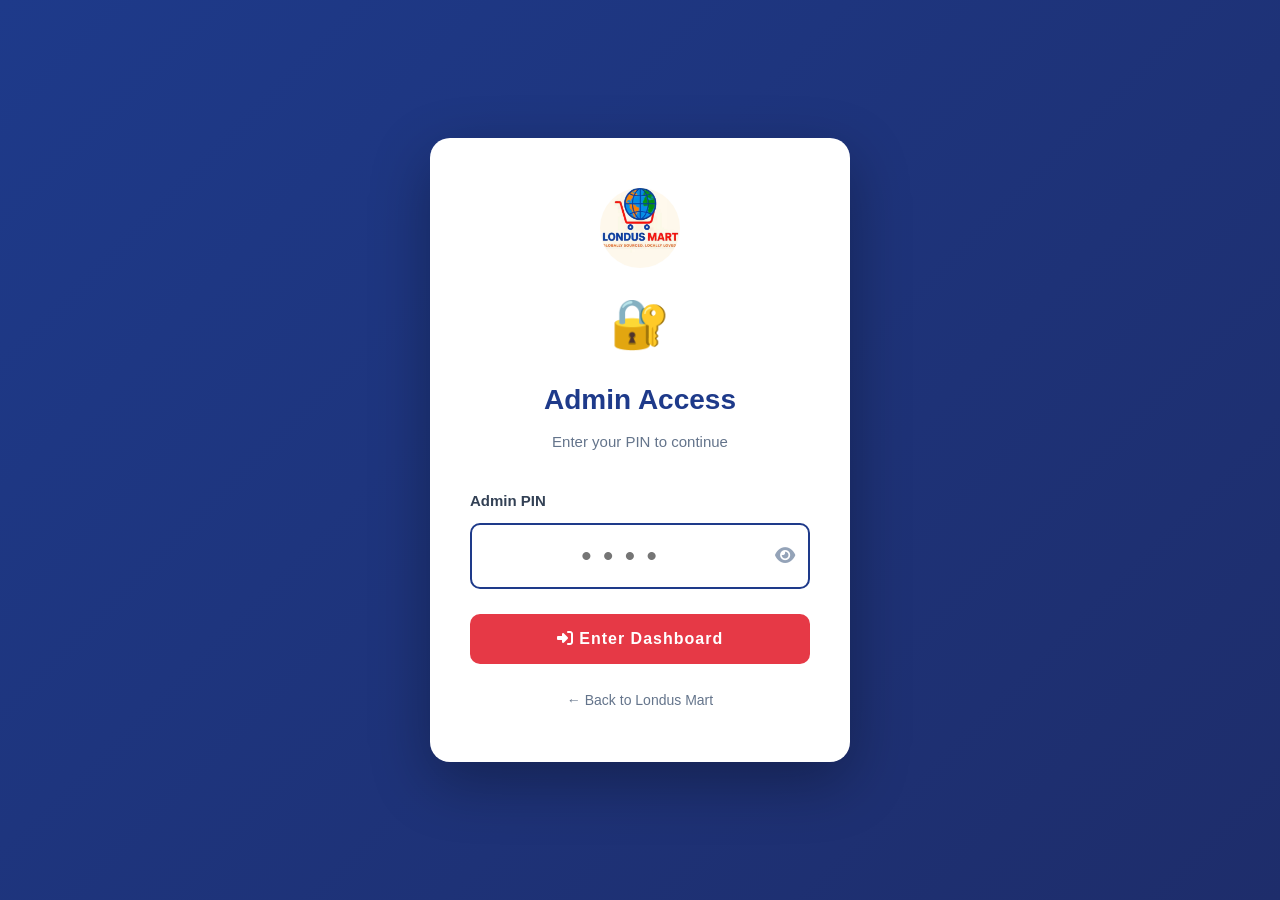
<file: login.html>
<!DOCTYPE html>
<html lang="en">
<head>
    <meta charset="UTF-8">
    <meta name="viewport" content="width=device-width, initial-scale=1.0">
    <title>Admin Login - Londus Mart</title>
    <link rel="stylesheet" href="style.css">
    <link rel="stylesheet" href="https://cdnjs.cloudflare.com/ajax/libs/font-awesome/6.4.0/css/all.min.css">
    <style>
        body {
            background: linear-gradient(135deg, #1E3A8A 0%, #1E2D6B 100%);
            min-height: 100vh;
            display: flex;
            align-items: center;
            justify-content: center;
            font-family: 'Segoe UI', Tahoma, Geneva, Verdana, sans-serif;
        }

        .login-box {
            background: #fff;
            border-radius: 20px;
            padding: 50px 40px;
            width: 100%;
            max-width: 420px;
            box-shadow: 0 20px 60px rgba(0,0,0,0.3);
            text-align: center;
        }

        .login-logo {
            margin-bottom: 10px;
        }

        .login-logo img {
            width: 80px;
            height: 80px;
            border-radius: 50%;
            object-fit: cover;
        }

        .login-logo-text {
            font-size: 28px;
            font-weight: bold;
            color: #1E3A8A;
            margin-top: 10px;
        }

        .login-logo-text span {
            color: #E63946;
        }

        .login-subtitle {
            color: #64748B;
            margin: 8px 0 35px;
            font-size: 15px;
        }

        .pin-label {
            text-align: left;
            font-weight: 600;
            color: #334155;
            margin-bottom: 10px;
            display: block;
            font-size: 15px;
        }

        .pin-input-wrapper {
            position: relative;
            margin-bottom: 25px;
        }

        .pin-input {
            width: 100%;
            padding: 15px 50px 15px 20px;
            border: 2px solid #e2e8f0;
            border-radius: 10px;
            font-size: 28px;
            letter-spacing: 12px;
            text-align: center;
            color: #1E3A8A;
            font-weight: bold;
            outline: none;
            transition: border-color 0.3s;
            box-sizing: border-box;
        }

        .pin-input:focus {
            border-color: #1E3A8A;
        }

        .pin-input.error {
            border-color: #E63946;
            animation: shake 0.4s ease;
        }

        @keyframes shake {
            0%, 100% { transform: translateX(0); }
            25% { transform: translateX(-8px); }
            75% { transform: translateX(8px); }
        }

        .toggle-pin {
            position: absolute;
            right: 15px;
            top: 50%;
            transform: translateY(-50%);
            background: none;
            border: none;
            color: #94a3b8;
            cursor: pointer;
            font-size: 18px;
        }

        .login-btn {
            width: 100%;
            padding: 16px;
            background: #E63946;
            color: white;
            border: none;
            border-radius: 10px;
            font-size: 16px;
            font-weight: 700;
            cursor: pointer;
            transition: background 0.3s, transform 0.2s;
            letter-spacing: 1px;
        }

        .login-btn:hover {
            background: #C1121F;
            transform: translateY(-2px);
        }

        .error-msg {
            display: none;
            color: #E63946;
            font-size: 14px;
            margin-top: 12px;
            font-weight: 500;
        }

        .back-link {
            display: block;
            margin-top: 25px;
            color: #64748B;
            font-size: 14px;
            text-decoration: none;
            transition: color 0.3s;
        }

        .back-link:hover {
            color: #1E3A8A;
        }

        .lock-icon {
            font-size: 48px;
            margin-bottom: 15px;
        }
    </style>
</head>
<body>

    <div class="login-box">
        <div class="login-logo">
            <img src="images/logo.jpg" alt="Londus Mart Logo"
                 onerror="this.style.display='none';this.nextElementSibling.style.display='block';">
            <div class="login-logo-text" style="display:none;">Londus <span>Mart</span></div>
        </div>

        <div class="lock-icon">🔐</div>
        <div class="login-logo-text">Admin Access</div>
        <p class="login-subtitle">Enter your PIN to continue</p>

        <label class="pin-label">Admin PIN</label>
        <div class="pin-input-wrapper">
            <input
                type="password"
                class="pin-input"
                id="pin-input"
                maxlength="6"
                placeholder="••••"
                inputmode="numeric"
                onkeydown="if(event.key==='Enter') checkPin()"
            >
            <button class="toggle-pin" onclick="togglePinVisibility()" id="toggle-btn">
                <i class="fas fa-eye" id="eye-icon"></i>
            </button>
        </div>

        <button class="login-btn" onclick="checkPin()">
            <i class="fas fa-sign-in-alt"></i> Enter Dashboard
        </button>

        <p class="error-msg" id="error-msg">
            ❌ Incorrect PIN. Please try again.
        </p>

        <a href="index.html" class="back-link">
            ← Back to Londus Mart
        </a>
    </div>

    <script>
        // If already logged in, go straight to admin
        if (sessionStorage.getItem('londus_admin') === 'true') {
            window.location.href = 'admin.html';
        }

        function checkPin() {
            const input = document.getElementById('pin-input');
            const errorMsg = document.getElementById('error-msg');
            const correctPin = '3333'; // ← Your secret PIN

            if (input.value === correctPin) {
                // Save login session
                sessionStorage.setItem('londus_admin', 'true');
                input.style.borderColor = '#10B981';
                setTimeout(() => {
                    window.location.href = 'admin.html';
                }, 400);
            } else {
                input.classList.add('error');
                errorMsg.style.display = 'block';
                setTimeout(() => {
                    input.classList.remove('error');
                    input.value = '';
                }, 600);
            }
        }

        function togglePinVisibility() {
            const input = document.getElementById('pin-input');
            const icon = document.getElementById('eye-icon');
            if (input.type === 'password') {
                input.type = 'text';
                icon.className = 'fas fa-eye-slash';
            } else {
                input.type = 'password';
                icon.className = 'fas fa-eye';
            }
        }

        // Auto-focus PIN input
        document.getElementById('pin-input').focus();
    </script>
</body>
</html>
</file>
<file: style.css>
/* ============================================
   LONDUS MART - Ghana's Premier Grocery Store
   Theme: Blue (#1E3A8A) & Red/Orange (#E63946)
   ============================================ */

/* CSS Variables - Brand Colors */
:root {
    --primary-blue: #1E3A8A;
    --dark-blue: #1E2D6B;
    --light-blue: #3B82F6;
    --primary-red: #E63946;
    --dark-red: #C1121F;
    --light-red: #FF6B6B;
    --white: #FFFFFF;
    --light-gray: #F8FAFC;
    --gray: #64748B;
    --dark-gray: #334155;
    --black: #000000;
    --success: #10B981;
    --danger: #EF4444;
    --warning: #F59E0B;
    --shadow: 0 4px 6px rgba(0, 0, 0, 0.1);
    --shadow-lg: 0 10px 25px rgba(0, 0, 0, 0.15);
    --transition: all 0.3s ease;
    --border-radius: 8px;
    --border-radius-lg: 16px;
}

/* Reset & Base Styles */
* {
    margin: 0;
    padding: 0;
    box-sizing: border-box;
}

html {
    scroll-behavior: smooth;
}

body {
    font-family: 'Segoe UI', Tahoma, Geneva, Verdana, sans-serif;
    line-height: 1.6;
    color: var(--dark-gray);
    background-color: var(--white);
    overflow-x: hidden;
}

a {
    text-decoration: none;
    color: inherit;
}

ul {
    list-style: none;
}

img {
    max-width: 100%;
    height: auto;
}

button, input, select, textarea {
    font-family: inherit;
    font-size: inherit;
}

.container {
    max-width: 1200px;
    margin: 0 auto;
    padding: 0 20px;
}

/* ============================================
   HEADER & NAVIGATION
   ============================================ */
.header {
    background: var(--white);
    box-shadow: var(--shadow);
    position: sticky;
    top: 0;
    z-index: 1000;
}

.header-top {
    background: var(--primary-blue);
    color: var(--white);
    padding: 8px 0;
    font-size: 14px;
}

.header-top .container {
    display: flex;
    justify-content: space-between;
    align-items: center;
    flex-wrap: wrap;
    gap: 10px;
}

.header-contact {
    display: flex;
    gap: 20px;
    align-items: center;
}

.header-contact span {
    display: flex;
    align-items: center;
    gap: 5px;
}

.header-social {
    display: flex;
    gap: 15px;
}

.header-social a {
    color: var(--white);
    font-size: 18px;
    transition: var(--transition);
    opacity: 0.9;
}

.header-social a:hover {
    color: var(--primary-red);
    opacity: 1;
}

.navbar {
    padding: 15px 0;
    background: var(--white);
}

.navbar .container {
    display: flex;
    justify-content: space-between;
    align-items: center;
    flex-wrap: wrap;
}

.logo {
    display: flex;
    align-items: center;
    gap: 10px;
}

.logo-img {
    width: 50px;
    height: 50px;
    border-radius: 50%;
    object-fit: cover;
}

.logo-text {
    font-size: 24px;
    font-weight: bold;
    color: var(--primary-blue);
}

.logo-text span {
    color: var(--primary-red);
}

.nav-menu {
    display: flex;
    align-items: center;
    gap: 30px;
}

.nav-link {
    font-weight: 500;
    color: var(--dark-gray);
    transition: var(--transition);
    position: relative;
}

.nav-link:hover,
.nav-link.active {
    color: var(--primary-blue);
}

.nav-link::after {
    content: '';
    position: absolute;
    bottom: -5px;
    left: 0;
    width: 0;
    height: 2px;
    background: var(--primary-red);
    transition: var(--transition);
}

.nav-link:hover::after,
.nav-link.active::after {
    width: 100%;
}

.nav-actions {
    display: flex;
    align-items: center;
    gap: 15px;
}

.nav-icon {
    width: 40px;
    height: 40px;
    border-radius: 50%;
    background: var(--light-gray);
    display: flex;
    align-items: center;
    justify-content: center;
    cursor: pointer;
    transition: var(--transition);
    position: relative;
    color: var(--primary-blue);
}

.nav-icon:hover {
    background: var(--primary-blue);
    color: var(--white);
}

.cart-badge {
    position: absolute;
    top: -5px;
    right: -5px;
    background: var(--primary-red);
    color: var(--white);
    font-size: 12px;
    font-weight: bold;
    width: 20px;
    height: 20px;
    border-radius: 50%;
    display: flex;
    align-items: center;
    justify-content: center;
}

.mobile-menu-btn {
    display: none;
    flex-direction: column;
    gap: 5px;
    cursor: pointer;
    padding: 10px;
}

.mobile-menu-btn span {
    width: 25px;
    height: 3px;
    background: var(--primary-blue);
    transition: var(--transition);
}

/* ============================================
   HERO SECTION
   ============================================ */
.hero {
    position: relative;
    height: 600px;
    background: linear-gradient(135deg, #F0F9FF 0%, #E0F2FE 50%, #F8FAFC 100%);
    overflow: hidden;
}

.hero::before {
    content: '';
    position: absolute;
    top: 0;
    left: 0;
    right: 0;
    bottom: 0;
    background: url('data:image/svg+xml,<svg xmlns="http://www.w3.org/2000/svg" viewBox="0 0 100 100"><circle cx="50" cy="50" r="40" fill="none" stroke="%23E63946" stroke-width="0.3" opacity="0.1"/></svg>');
    background-size: 60px 60px;
    opacity: 0.5;
}

.hero-content {
    position: relative;
    z-index: 2;
    display: flex;
    flex-direction: column;
    justify-content: center;
    align-items: center;
    text-align: center;
    height: 100%;
    padding: 20px;
}

.hero-badge {
    background: var(--primary-red);
    color: var(--white);
    padding: 8px 20px;
    border-radius: 30px;
    font-weight: 600;
    margin-bottom: 20px;
    animation: pulse 2s infinite;
}

@keyframes pulse {
    0%, 100% { transform: scale(1); }
    50% { transform: scale(1.05); }
}

.hero-title {
    font-size: 56px;
    font-weight: bold;
    color: var(--primary-blue);
    margin-bottom: 20px;
    line-height: 1.2;
}

.hero-title span {
    color: var(--primary-red);
}

.hero-subtitle {
    font-size: 20px;
    color: var(--gray);
    margin-bottom: 30px;
    max-width: 600px;
}

.hero-buttons {
    display: flex;
    gap: 20px;
    flex-wrap: wrap;
    justify-content: center;
}

.btn {
    display: inline-flex;
    align-items: center;
    gap: 10px;
    padding: 15px 35px;
    border-radius: var(--border-radius);
    font-weight: 600;
    font-size: 16px;
    cursor: pointer;
    transition: var(--transition);
    border: none;
}

.btn-primary {
    background: var(--primary-red);
    color: var(--white);
}

.btn-primary:hover {
    background: var(--dark-red);
    transform: translateY(-3px);
    box-shadow: var(--shadow-lg);
}

.btn-secondary {
    background: var(--primary-blue);
    color: var(--white);
    border: 2px solid var(--primary-blue);
}

.btn-secondary:hover {
    background: var(--dark-blue);
    border-color: var(--dark-blue);
}

.btn-success {
    background: var(--primary-blue);
    color: var(--white);
}

.btn-success:hover {
    background: var(--dark-blue);
}

.btn-outline {
    background: transparent;
    border: 2px solid var(--primary-blue);
    color: var(--primary-blue);
}

.btn-outline:hover {
    background: var(--primary-blue);
    color: var(--white);
}

.hero-features {
    display: flex;
    gap: 40px;
    margin-top: 40px;
    flex-wrap: wrap;
    justify-content: center;
}

.hero-feature {
    display: flex;
    align-items: center;
    gap: 10px;
    color: var(--dark-gray);
}

.hero-feature-icon {
    width: 50px;
    height: 50px;
    background: var(--white);
    border-radius: 50%;
    display: flex;
    align-items: center;
    justify-content: center;
    font-size: 24px;
    box-shadow: var(--shadow);
}

.hero-feature-text {
    text-align: left;
}

.hero-feature-text strong {
    display: block;
    font-size: 16px;
    color: var(--primary-blue);
}

.hero-feature-text span {
    font-size: 14px;
    color: var(--gray);
}

/* ============================================
   CATEGORIES SECTION
   ============================================ */
.categories {
    padding: 80px 0;
    background: var(--white);
}

.section-header {
    text-align: center;
    margin-bottom: 50px;
}

.section-title {
    font-size: 36px;
    color: var(--primary-blue);
    margin-bottom: 15px;
}

.section-subtitle {
    font-size: 18px;
    color: var(--gray);
    max-width: 600px;
    margin: 0 auto;
}

.categories-grid {
    display: grid;
    grid-template-columns: repeat(auto-fit, minmax(200px, 1fr));
    gap: 20px;
}

.category-card {
    background: var(--white);
    padding: 30px;
    border-radius: var(--border-radius-lg);
    text-align: center;
    transition: var(--transition);
    cursor: pointer;
    box-shadow: var(--shadow);
    border: 2px solid transparent;
}

.category-card:hover {
    transform: translateY(-10px);
    box-shadow: var(--shadow-lg);
    border-color: var(--primary-red);
}

.category-icon {
    width: 80px;
    height: 80px;
    background: linear-gradient(135deg, var(--primary-blue), var(--light-blue));
    border-radius: 50%;
    display: flex;
    align-items: center;
    justify-content: center;
    margin: 0 auto 20px;
    font-size: 40px;
}

.category-name {
    font-size: 18px;
    font-weight: 600;
    color: var(--dark-gray);
    margin-bottom: 5px;
}

.category-count {
    font-size: 14px;
    color: var(--gray);
}

/* ============================================
   PRODUCTS SECTION
   ============================================ */
.products {
    padding: 80px 0;
    background: var(--light-gray);
}

.products-grid {
    display: grid;
    grid-template-columns: repeat(auto-fill, minmax(280px, 1fr));
    gap: 30px;
}

.product-card {
    background: var(--white);
    border-radius: var(--border-radius-lg);
    overflow: hidden;
    box-shadow: var(--shadow);
    transition: var(--transition);
    position: relative;
}

.product-card:hover {
    transform: translateY(-10px);
    box-shadow: var(--shadow-lg);
}

.product-badge {
    position: absolute;
    top: 15px;
    left: 15px;
    background: var(--primary-red);
    color: var(--white);
    padding: 5px 15px;
    border-radius: 20px;
    font-size: 12px;
    font-weight: 600;
    z-index: 10;
}

.product-badge.uk {
    background: #012169;
    color: var(--white);
}

.product-badge.us {
    background: #BF0A30;
    color: var(--white);
}

.product-image {
    position: relative;
    height: 200px;
    background: var(--light-gray);
    display: flex;
    align-items: center;
    justify-content: center;
    overflow: hidden;
    flex-shrink: 0;
}

.product-image img {
    width: 100%;
    height: 100%;
    object-fit: cover;
    transition: var(--transition);
}

.product-card:hover .product-image img {
    transform: scale(1.1);
}

.product-actions {
    position: absolute;
    top: 15px;
    right: 15px;
    display: flex;
    flex-direction: column;
    gap: 10px;
    opacity: 0;
    transform: translateX(20px);
    transition: var(--transition);
}

.product-card:hover .product-actions {
    opacity: 1;
    transform: translateX(0);
}

.product-action-btn {
    width: 40px;
    height: 40px;
    background: var(--white);
    border: none;
    border-radius: 50%;
    cursor: pointer;
    display: flex;
    align-items: center;
    justify-content: center;
    box-shadow: var(--shadow);
    transition: var(--transition);
    color: var(--primary-blue);
}

.product-action-btn:hover {
    background: var(--primary-red);
    color: var(--white);
}

.product-info {
    padding: 20px;
}

.product-origin {
    display: inline-block;
    background: var(--light-gray);
    padding: 3px 10px;
    border-radius: 10px;
    font-size: 12px;
    color: var(--gray);
    margin-bottom: 10px;
}

.product-name {
    font-size: 18px;
    font-weight: 600;
    color: var(--dark-gray);
    margin-bottom: 10px;
}

.product-prices {
    display: flex;
    justify-content: space-between;
    align-items: flex-end;
    margin-bottom: 15px;
}

.product-price {
    font-size: 24px;
    font-weight: bold;
    color: var(--primary-blue);
}

.product-price-retail {
    font-size: 14px;
    color: var(--gray);
}

.product-wholesale {
    text-align: right;
}

.product-wholesale-label {
    font-size: 12px;
    color: var(--gray);
}

.product-wholesale-price {
    font-size: 16px;
    font-weight: 600;
    color: var(--primary-red);
}

.product-stock {
    display: flex;
    align-items: center;
    gap: 5px;
    font-size: 14px;
    margin-bottom: 15px;
}

.stock-in {
    color: var(--success);
}

.stock-out {
    color: var(--danger);
}

.product-buttons {
    display: flex;
    gap: 10px;
}

.btn-add-cart {
    flex: 1;
    padding: 12px;
    background: var(--primary-red);
    color: var(--white);
    border: none;
    border-radius: var(--border-radius);
    font-weight: 600;
    cursor: pointer;
    transition: var(--transition);
}

.btn-add-cart:hover {
    background: var(--dark-red);
}

/* ============================================
   SPECIAL OFFERS
   ============================================ */
.special-offers {
    padding: 80px 0;
    background: linear-gradient(135deg, var(--primary-blue), var(--dark-blue));
    color: var(--white);
}

.special-offers .section-title {
    color: var(--white);
}

.special-offers .section-subtitle {
    color: rgba(255, 255, 255, 0.8);
}

.offers-grid {
    display: grid;
    grid-template-columns: repeat(auto-fit, minmax(300px, 1fr));
    gap: 30px;
}

.offer-card {
    background: rgba(255, 255, 255, 0.1);
    backdrop-filter: blur(10px);
    border-radius: var(--border-radius-lg);
    padding: 30px;
    border: 1px solid rgba(255, 255, 255, 0.2);
    transition: var(--transition);
}

.offer-card:hover {
    background: rgba(255, 255, 255, 0.2);
    transform: scale(1.02);
}

.offer-discount {
    background: var(--primary-red);
    color: var(--white);
    padding: 10px 20px;
    border-radius: 20px;
    font-weight: bold;
    display: inline-block;
    margin-bottom: 15px;
}

.offer-title {
    font-size: 24px;
    margin-bottom: 10px;
}

.offer-description {
    opacity: 0.9;
    margin-bottom: 20px;
}

.offer-timer {
    display: flex;
    gap: 15px;
    margin-bottom: 20px;
}

.timer-item {
    text-align: center;
    background: rgba(255, 255, 255, 0.15);
    padding: 10px 15px;
    border-radius: var(--border-radius);
    min-width: 60px;
}

.timer-value {
    font-size: 24px;
    font-weight: bold;
    color: var(--primary-red);
    background: var(--white);
    padding: 5px 10px;
    border-radius: 5px;
    display: block;
}

.timer-label {
    font-size: 12px;
    opacity: 0.8;
    margin-top: 5px;
}

/* ============================================
   TESTIMONIALS
   ============================================ */
.testimonials {
    padding: 80px 0;
    background: var(--white);
}

.testimonials-slider {
    display: flex;
    gap: 30px;
    overflow-x: auto;
    scroll-snap-type: x mandatory;
    padding: 20px 0;
}

.testimonial-card {
    min-width: 350px;
    background: var(--white);
    padding: 30px;
    border-radius: var(--border-radius-lg);
    box-shadow: var(--shadow);
    scroll-snap-align: start;
    border-left: 4px solid var(--primary-red);
}

.testimonial-header {
    display: flex;
    align-items: center;
    gap: 15px;
    margin-bottom: 20px;
}

.testimonial-avatar {
    width: 60px;
    height: 60px;
    background: var(--primary-blue);
    border-radius: 50%;
    display: flex;
    align-items: center;
    justify-content: center;
    color: var(--white);
    font-size: 24px;
    font-weight: bold;
}

.testimonial-info h4 {
    font-size: 18px;
    color: var(--dark-gray);
}

.testimonial-info span {
    font-size: 14px;
    color: var(--gray);
}

.testimonial-stars {
    color: var(--primary-red);
    margin-bottom: 15px;
}

.testimonial-text {
    color: var(--gray);
    font-style: italic;
    line-height: 1.8;
}

/* ============================================
   WHY CHOOSE US
   ============================================ */
.why-us {
    padding: 80px 0;
    background: var(--light-gray);
}

.why-us-grid {
    display: grid;
    grid-template-columns: repeat(auto-fit, minmax(250px, 1fr));
    gap: 30px;
}

.why-us-card {
    text-align: center;
    padding: 40px 30px;
    border-radius: var(--border-radius-lg);
    transition: var(--transition);
    background: var(--white);
}

.why-us-card:hover {
    transform: translateY(-10px);
    box-shadow: var(--shadow-lg);
}

.why-us-icon {
    width: 80px;
    height: 80px;
    background: linear-gradient(135deg, var(--primary-red), var(--light-red));
    border-radius: 50%;
    display: flex;
    align-items: center;
    justify-content: center;
    margin: 0 auto 20px;
    font-size: 40px;
    color: var(--white);
}

.why-us-title {
    font-size: 20px;
    color: var(--primary-blue);
    margin-bottom: 15px;
}

.why-us-text {
    color: var(--gray);
}

/* ============================================
   FOOTER
   ============================================ */
.footer {
    background: var(--primary-blue);
    color: var(--white);
    padding: 60px 0 20px;
}

.footer-grid {
    display: grid;
    grid-template-columns: repeat(auto-fit, minmax(250px, 1fr));
    gap: 40px;
    margin-bottom: 40px;
}

.footer-logo {
    display: flex;
    align-items: center;
    gap: 10px;
    margin-bottom: 20px;
}

.footer-logo img {
    width: 50px;
    height: 50px;
    border-radius: 50%;
    object-fit: cover;
}

.footer-title {
    font-size: 20px;
    margin-bottom: 20px;
    color: var(--white);
}

.footer-text {
    color: rgba(255, 255, 255, 0.8);
    line-height: 1.8;
}

.footer-links li {
    margin-bottom: 12px;
}

.footer-links a {
    color: rgba(255, 255, 255, 0.8);
    transition: var(--transition);
}

.footer-links a:hover {
    color: var(--primary-red);
    padding-left: 5px;
}

.footer-contact li {
    display: flex;
    align-items: center;
    gap: 10px;
    margin-bottom: 15px;
    color: rgba(255, 255, 255, 0.8);
}

.footer-newsletter p {
    color: rgba(255, 255, 255, 0.8);
    margin-bottom: 15px;
}

.newsletter-form {
    display: flex;
    gap: 10px;
}

.newsletter-input {
    flex: 1;
    padding: 12px 15px;
    border: none;
    border-radius: var(--border-radius);
    background: rgba(255, 255, 255, 0.15);
    color: var(--white);
}

.newsletter-input::placeholder {
    color: rgba(255, 255, 255, 0.5);
}

.footer-bottom {
    border-top: 1px solid rgba(255, 255, 255, 0.1);
    padding-top: 20px;
    text-align: center;
    color: rgba(255, 255, 255, 0.6);
}

.footer-social {
    display: flex;
    gap: 15px;
    justify-content: center;
    margin-top: 15px;
}

.footer-social a {
    width: 40px;
    height: 40px;
    background: rgba(255, 255, 255, 0.1);
    border-radius: 50%;
    display: flex;
    align-items: center;
    justify-content: center;
    transition: var(--transition);
}

.footer-social a:hover {
    background: var(--primary-red);
}

/* ============================================
   SHOP PAGE
   ============================================ */
.shop-hero {
    background: linear-gradient(135deg, var(--primary-blue), var(--dark-blue));
    padding: 60px 0;
    color: var(--white);
}

.shop-title {
    font-size: 42px;
    margin-bottom: 10px;
}

.shop-breadcrumb {
    display: flex;
    gap: 10px;
    align-items: center;
    font-size: 14px;
}

.shop-breadcrumb a {
    opacity: 0.8;
}

.shop-breadcrumb span {
    color: var(--primary-red);
}

.shop-content {
    padding: 60px 0;
}

.shop-layout {
    display: grid;
    grid-template-columns: 280px 1fr;
    gap: 40px;
}

.shop-sidebar {
    background: var(--white);
    padding: 30px;
    border-radius: var(--border-radius-lg);
    height: fit-content;
    position: sticky;
    top: 120px;
    box-shadow: var(--shadow);
}

.sidebar-section {
    margin-bottom: 30px;
}

.sidebar-title {
    font-size: 18px;
    color: var(--primary-blue);
    margin-bottom: 15px;
    padding-bottom: 10px;
    border-bottom: 2px solid var(--primary-red);
}

.filter-group {
    margin-bottom: 20px;
}

.filter-label {
    font-size: 14px;
    font-weight: 600;
    color: var(--dark-gray);
    margin-bottom: 10px;
    display: block;
}

.filter-input {
    width: 100%;
    padding: 10px;
    border: 1px solid #e2e8f0;
    border-radius: var(--border-radius);
}

.filter-checkbox {
    display: flex;
    align-items: center;
    gap: 10px;
    margin-bottom: 10px;
    cursor: pointer;
}

.filter-checkbox input {
    width: 18px;
    height: 18px;
    accent-color: var(--primary-blue);
}

.price-range {
    display: flex;
    gap: 10px;
    align-items: center;
}

.price-range input {
    width: 80px;
    padding: 8px;
    border: 1px solid #e2e8f0;
    border-radius: var(--border-radius);
    text-align: center;
}

.shop-header {
    display: flex;
    justify-content: space-between;
    align-items: center;
    margin-bottom: 30px;
    flex-wrap: wrap;
    gap: 20px;
}

.search-box {
    display: flex;
    flex: 1;
    max-width: 400px;
    position: relative;
}

.search-input {
    width: 100%;
    padding: 12px 50px 12px 20px;
    border: 2px solid #e2e8f0;
    border-radius: 30px;
    font-size: 16px;
    transition: var(--transition);
}

.search-input:focus {
    border-color: var(--primary-blue);
    outline: none;
}

.search-btn {
    position: absolute;
    right: 5px;
    top: 50%;
    transform: translateY(-50%);
    background: var(--primary-blue);
    color: var(--white);
    border: none;
    width: 40px;
    height: 40px;
    border-radius: 50%;
    cursor: pointer;
}

.shop-sort {
    display: flex;
    align-items: center;
    gap: 10px;
}

.sort-select {
    padding: 10px 20px;
    border: 2px solid #e2e8f0;
    border-radius: var(--border-radius);
    background: var(--white);
    cursor: pointer;
}

.products-count {
    color: var(--gray);
}

/* ============================================
   PRODUCT DETAILS PAGE
   ============================================ */
.product-details {
    padding: 60px 0;
}

.product-details-grid {
    display: grid;
    grid-template-columns: 1fr 1fr;
    gap: 60px;
}

.product-gallery {
    position: sticky;
    top: 120px;
}

.main-image {
    width: 100%;
    height: 500px;
    background: var(--light-gray);
    border-radius: var(--border-radius-lg);
    overflow: hidden;
    margin-bottom: 20px;
}

.main-image img {
    width: 100%;
    height: 100%;
    object-fit: cover;
}

.thumbnail-list {
    display: flex;
    gap: 15px;
}

.thumbnail {
    width: 100px;
    height: 100px;
    background: var(--light-gray);
    border-radius: var(--border-radius);
    overflow: hidden;
    cursor: pointer;
    border: 3px solid transparent;
    transition: var(--transition);
}

.thumbnail.active,
.thumbnail:hover {
    border-color: var(--primary-red);
}

.thumbnail img {
    width: 100%;
    height: 100%;
    object-fit: cover;
}

.product-details-info h1 {
    font-size: 32px;
    color: var(--dark-gray);
    margin-bottom: 15px;
}

.product-meta {
    display: flex;
    gap: 20px;
    margin-bottom: 20px;
    flex-wrap: wrap;
}

.product-meta-item {
    display: flex;
    align-items: center;
    gap: 8px;
    color: var(--gray);
}

.product-rating {
    display: flex;
    align-items: center;
    gap: 10px;
    margin-bottom: 20px;
}

.rating-stars {
    color: var(--primary-red);
    font-size: 20px;
}

.rating-count {
    color: var(--gray);
}

.product-price-details {
    display: flex;
    gap: 30px;
    align-items: flex-end;
    margin-bottom: 25px;
    padding: 20px;
    background: var(--light-gray);
    border-radius: var(--border-radius);
}

.price-label {
    font-size: 14px;
    color: var(--gray);
    display: block;
    margin-bottom: 5px;
}

.price-value {
    font-size: 36px;
    font-weight: bold;
    color: var(--primary-blue);
}

.price-wholesale {
    font-size: 24px;
    color: var(--primary-red);
}

.product-description {
    margin-bottom: 25px;
    line-height: 1.8;
    color: var(--gray);
}

.product-options {
    margin-bottom: 30px;
}

.option-group {
    margin-bottom: 20px;
}

.option-label {
    font-weight: 600;
    margin-bottom: 10px;
    display: block;
}

.quantity-selector {
    display: flex;
    align-items: center;
    gap: 15px;
}

.quantity-btn {
    width: 40px;
    height: 40px;
    border: 2px solid var(--primary-blue);
    background: var(--white);
    border-radius: var(--border-radius);
    cursor: pointer;
    font-size: 20px;
    display: flex;
    align-items: center;
    justify-content: center;
    transition: var(--transition);
    color: var(--primary-blue);
}

.quantity-btn:hover {
    background: var(--primary-blue);
    color: var(--white);
}

.quantity-input {
    width: 80px;
    height: 40px;
    text-align: center;
    border: 2px solid #e2e8f0;
    border-radius: var(--border-radius);
    font-size: 18px;
}

.product-actions-details {
    display: flex;
    gap: 15px;
    margin-bottom: 30px;
}

.btn-add-cart-details {
    flex: 1;
    padding: 18px 40px;
    background: var(--primary-red);
    color: var(--white);
    border: none;
    border-radius: var(--border-radius);
    font-size: 18px;
    font-weight: 600;
    cursor: pointer;
    transition: var(--transition);
}

.btn-add-cart-details:hover {
    background: var(--dark-red);
}

.btn-wishlist {
    padding: 18px;
    border: 2px solid var(--primary-blue);
    background: var(--white);
    border-radius: var(--border-radius);
    cursor: pointer;
    transition: var(--transition);
    color: var(--primary-blue);
}

.btn-wishlist:hover {
    background: var(--primary-blue);
    color: var(--white);
}

.product-info-list {
    background: var(--light-gray);
    padding: 25px;
    border-radius: var(--border-radius);
}

.info-row {
    display: flex;
    justify-content: space-between;
    padding: 12px 0;
    border-bottom: 1px solid #e2e8f0;
}

.info-row:last-child {
    border-bottom: none;
}

.info-label {
    font-weight: 600;
    color: var(--dark-gray);
}

.info-value {
    color: var(--gray);
}

/* ============================================
   WHOLESALE REGISTRATION PAGE
   ============================================ */
.wholesale-hero {
    background: linear-gradient(135deg, var(--primary-blue), var(--dark-blue));
    padding: 80px 0;
    color: var(--white);
}

.wholesale-content {
    padding: 60px 0;
}

.wholesale-grid {
    display: grid;
    grid-template-columns: 1fr 1fr;
    gap: 60px;
}

.wholesale-info {
    padding-right: 40px;
}

.wholesale-info h2 {
    font-size: 36px;
    color: var(--primary-blue);
    margin-bottom: 20px;
}

.wholesale-info p {
    color: var(--gray);
    margin-bottom: 30px;
    line-height: 1.8;
}

.wholesale-benefits {
    margin-bottom: 40px;
}

.benefit-item {
    display: flex;
    align-items: center;
    gap: 15px;
    margin-bottom: 20px;
}

.benefit-icon {
    width: 50px;
    height: 50px;
    background: var(--primary-red);
    border-radius: 50%;
    display: flex;
    align-items: center;
    justify-content: center;
    color: var(--white);
    font-size: 24px;
}

.benefit-text h4 {
    color: var(--dark-gray);
    margin-bottom: 5px;
}

.benefit-text p {
    font-size: 14px;
    margin-bottom: 0;
}

.wholesale-form-container {
    background: var(--white);
    padding: 40px;
    border-radius: var(--border-radius-lg);
    box-shadow: var(--shadow-lg);
}

.form-title {
    font-size: 28px;
    color: var(--primary-blue);
    margin-bottom: 30px;
}

.form-group {
    margin-bottom: 25px;
}

.form-label {
    display: block;
    font-weight: 600;
    color: var(--dark-gray);
    margin-bottom: 8px;
}

.form-label span {
    color: var(--danger);
}

.form-input,
.form-select,
.form-textarea {
    width: 100%;
    padding: 14px 18px;
    border: 2px solid #e2e8f0;
    border-radius: var(--border-radius);
    font-size: 16px;
    transition: var(--transition);
}

.form-input:focus,
.form-select:focus,
.form-textarea:focus {
    border-color: var(--primary-blue);
    outline: none;
}

.form-textarea {
    min-height: 120px;
    resize: vertical;
}

.form-file {
    border: 2px dashed #e2e8f0;
    padding: 30px;
    text-align: center;
    border-radius: var(--border-radius);
    cursor: pointer;
    transition: var(--transition);
}

.form-file:hover {
    border-color: var(--primary-red);
    background: var(--light-gray);
}

.form-file input {
    display: none;
}

.file-upload-icon {
    font-size: 40px;
    color: var(--primary-blue);
    margin-bottom: 10px;
}

.file-upload-text {
    color: var(--gray);
}

.form-submit {
    width: 100%;
    padding: 18px;
    background: var(--primary-red);
    color: var(--white);
    border: none;
    border-radius: var(--border-radius);
    font-size: 18px;
    font-weight: 600;
    cursor: pointer;
    transition: var(--transition);
}

.form-submit:hover {
    background: var(--dark-red);
}

.form-note {
    font-size: 14px;
    color: var(--gray);
    margin-top: 15px;
    text-align: center;
}

/* ============================================
   CART PAGE
   ============================================ */
.cart-hero {
    background: linear-gradient(135deg, var(--primary-blue), var(--dark-blue));
    padding: 60px 0;
    color: var(--white);
}

.cart-content {
    padding: 60px 0;
}

.cart-grid {
    display: grid;
    grid-template-columns: 1fr 400px;
    gap: 40px;
}

.cart-items {
    background: var(--white);
    border-radius: var(--border-radius-lg);
    box-shadow: var(--shadow);
    overflow: hidden;
}

.cart-header {
    background: var(--primary-blue);
    color: var(--white);
    padding: 20px 30px;
    display: grid;
    grid-template-columns: 2fr 1fr 1fr 1fr 50px;
    gap: 20px;
    font-weight: 600;
}

.cart-item {
    padding: 25px 30px;
    display: grid;
    grid-template-columns: 2fr 1fr 1fr 1fr 50px;
    gap: 20px;
    align-items: center;
    border-bottom: 1px solid #f1f5f9;
}

.cart-product {
    display: flex;
    align-items: center;
    gap: 20px;
}

.cart-product-image {
    width: 80px;
    height: 80px;
    background: var(--light-gray);
    border-radius: var(--border-radius);
    overflow: hidden;
}

.cart-product-image img {
    width: 100%;
    height: 100%;
    object-fit: cover;
}

.cart-product-info h4 {
    font-size: 16px;
    margin-bottom: 5px;
}

.cart-product-info span {
    font-size: 14px;
    color: var(--gray);
}

.cart-price {
    font-weight: 600;
    color: var(--primary-blue);
}

.cart-quantity {
    display: flex;
    align-items: center;
    gap: 10px;
}

.cart-quantity button {
    width: 30px;
    height: 30px;
    border: 1px solid #e2e8f0;
    background: var(--white);
    border-radius: var(--border-radius);
    cursor: pointer;
}

.cart-quantity button:hover {
    background: var(--primary-blue);
    color: var(--white);
    border-color: var(--primary-blue);
}

.cart-total {
    font-weight: bold;
    font-size: 18px;
}

.cart-remove {
    background: none;
    border: none;
    color: var(--danger);
    cursor: pointer;
    font-size: 20px;
}

.cart-summary {
    background: var(--white);
    border-radius: var(--border-radius-lg);
    box-shadow: var(--shadow);
    padding: 30px;
    height: fit-content;
    position: sticky;
    top: 120px;
}

.summary-title {
    font-size: 24px;
    color: var(--primary-blue);
    margin-bottom: 25px;
    padding-bottom: 15px;
    border-bottom: 2px solid var(--primary-red);
}

.summary-row {
    display: flex;
    justify-content: space-between;
    margin-bottom: 15px;
    color: var(--gray);
}

.summary-total {
    display: flex;
    justify-content: space-between;
    font-size: 24px;
    font-weight: bold;
    color: var(--dark-gray);
    margin: 25px 0;
    padding-top: 15px;
    border-top: 2px solid #f1f5f9;
}

.checkout-form {
    margin-top: 30px;
}

.checkout-section {
    margin-bottom: 25px;
}

.checkout-label {
    font-weight: 600;
    color: var(--dark-gray);
    margin-bottom: 10px;
    display: block;
}

.checkout-select {
    width: 100%;
    padding: 12px;
    border: 2px solid #e2e8f0;
    border-radius: var(--border-radius);
    background: var(--white);
}

.payment-options {
    display: flex;
    flex-direction: column;
    gap: 10px;
}

.payment-option {
    display: flex;
    align-items: center;
    gap: 10px;
    padding: 15px;
    border: 2px solid #e2e8f0;
    border-radius: var(--border-radius);
    cursor: pointer;
    transition: var(--transition);
}

.payment-option:hover,
.payment-option.selected {
    border-color: var(--primary-blue);
    background: #F0F9FF;
}

.payment-option input {
    accent-color: var(--primary-blue);
}

.btn-checkout {
    width: 100%;
    padding: 18px;
    background: var(--primary-red);
    color: var(--white);
    border: none;
    border-radius: var(--border-radius);
    font-size: 18px;
    font-weight: 600;
    cursor: pointer;
    margin-top: 20px;
    transition: var(--transition);
}

.btn-checkout:hover {
    background: var(--dark-red);
}

.empty-cart {
    text-align: center;
    padding: 60px 20px;
}

.empty-cart-icon {
    font-size: 80px;
    color: var(--gray);
    margin-bottom: 20px;
}

.empty-cart h3 {
    color: var(--dark-gray);
    margin-bottom: 15px;
}

.empty-cart p {
    color: var(--gray);
    margin-bottom: 25px;
}

/* ============================================
   ADMIN DASHBOARD
   ============================================ */
.admin-hero {
    background: linear-gradient(135deg, var(--primary-blue), var(--dark-blue));
    padding: 40px 0;
    color: var(--white);
}

.admin-content {
    padding: 40px 0;
}

.admin-layout {
    display: grid;
    grid-template-columns: 280px 1fr;
    gap: 30px;
}

.admin-sidebar {
    background: var(--white);
    border-radius: var(--border-radius-lg);
    box-shadow: var(--shadow);
    padding: 30px 0;
    height: fit-content;
    position: sticky;
    top: 100px;
}

.admin-user {
    text-align: center;
    padding: 0 20px 25px;
    border-bottom: 1px solid #f1f5f9;
    margin-bottom: 20px;
}

.admin-avatar {
    width: 80px;
    height: 80px;
    background: var(--primary-red);
    border-radius: 50%;
    display: flex;
    align-items: center;
    justify-content: center;
    margin: 0 auto 15px;
    color: var(--white);
    font-size: 32px;
}

.admin-user h4 {
    color: var(--dark-gray);
    margin-bottom: 5px;
}

.admin-user span {
    color: var(--gray);
    font-size: 14px;
}

.admin-nav-item {
    display: flex;
    align-items: center;
    gap: 15px;
    padding: 15px 25px;
    color: var(--dark-gray);
    cursor: pointer;
    transition: var(--transition);
}

.admin-nav-item:hover,
.admin-nav-item.active {
    background: #F0F9FF;
    color: var(--primary-blue);
    border-left: 4px solid var(--primary-red);
}

.admin-nav-item i {
    font-size: 20px;
}

.admin-main {
    background: var(--white);
    border-radius: var(--border-radius-lg);
    box-shadow: var(--shadow);
    padding: 30px;
}

.admin-header {
    display: flex;
    justify-content: space-between;
    align-items: center;
    margin-bottom: 30px;
    flex-wrap: wrap;
    gap: 20px;
}

.admin-title {
    font-size: 28px;
    color: var(--primary-blue);
}

.admin-stats {
    display: grid;
    grid-template-columns: repeat(auto-fit, minmax(200px, 1fr));
    gap: 20px;
    margin-bottom: 40px;
}

.stat-card {
    background: var(--light-gray);
    padding: 25px;
    border-radius: var(--border-radius);
    display: flex;
    align-items: center;
    gap: 20px;
    border-left: 4px solid var(--primary-red);
}

.stat-icon {
    width: 60px;
    height: 60px;
    background: var(--primary-blue);
    border-radius: 50%;
    display: flex;
    align-items: center;
    justify-content: center;
    color: var(--white);
    font-size: 24px;
}

.stat-info h3 {
    font-size: 28px;
    color: var(--dark-gray);
    margin-bottom: 5px;
}

.stat-info p {
    color: var(--gray);
    font-size: 14px;
}

.admin-table {
    width: 100%;
    border-collapse: collapse;
}

.admin-table th,
.admin-table td {
    padding: 15px;
    text-align: left;
    border-bottom: 1px solid #f1f5f9;
}

.admin-table th {
    background: var(--light-gray);
    font-weight: 600;
    color: var(--dark-gray);
}

.admin-table tr:hover {
    background: #F8FAFC;
}

.table-actions {
    display: flex;
    gap: 10px;
}

.table-btn {
    padding: 8px 15px;
    border: none;
    border-radius: var(--border-radius);
    cursor: pointer;
    font-size: 14px;
    transition: var(--transition);
}

.table-btn-edit {
    background: var(--primary-blue);
    color: var(--white);
}

.table-btn-delete {
    background: var(--danger);
    color: var(--white);
}

.table-btn-approve {
    background: var(--primary-red);
    color: var(--white);
}

.status-badge {
    padding: 5px 15px;
    border-radius: 20px;
    font-size: 12px;
    font-weight: 600;
}

.status-pending {
    background: #FEF3C7;
    color: #92400E;
}

.status-approved {
    background: #D1FAE5;
    color: #065F46;
}

.status-rejected {
    background: #FEE2E2;
    color: #991B1B;
}

/* ============================================
   MODALS
   ============================================ */
.modal {
    display: none;
    position: fixed;
    top: 0;
    left: 0;
    width: 100%;
    height: 100%;
    background: rgba(0, 0, 0, 0.5);
    z-index: 2000;
    align-items: center;
    justify-content: center;
}

.modal.active {
    display: flex;
}

.modal-content {
    background: var(--white);
    border-radius: var(--border-radius-lg);
    max-width: 600px;
    width: 90%;
    max-height: 90vh;
    overflow-y: auto;
    animation: modalSlide 0.3s ease;
}

@keyframes modalSlide {
    from {
        opacity: 0;
        transform: translateY(-50px);
    }
    to {
        opacity: 1;
        transform: translateY(0);
    }
}

.modal-header {
    padding: 25px 30px;
    border-bottom: 1px solid #f1f5f9;
    display: flex;
    justify-content: space-between;
    align-items: center;
}

.modal-title {
    font-size: 24px;
    color: var(--primary-blue);
}

.modal-close {
    background: none;
    border: none;
    font-size: 28px;
    cursor: pointer;
    color: var(--gray);
}

.modal-body {
    padding: 30px;
}

.modal-footer {
    padding: 20px 30px;
    border-top: 1px solid #f1f5f9;
    display: flex;
    gap: 15px;
    justify-content: flex-end;
}

/* ============================================
   TOAST NOTIFICATIONS
   ============================================ */
.toast-container {
    position: fixed;
    top: 100px;
    right: 20px;
    z-index: 3000;
    display: flex;
    flex-direction: column;
    gap: 10px;
}

.toast {
    background: var(--white);
    padding: 20px 25px;
    border-radius: var(--border-radius);
    box-shadow: var(--shadow-lg);
    display: flex;
    align-items: center;
    gap: 15px;
    animation: toastSlide 0.3s ease;
    min-width: 300px;
    border-left: 4px solid;
}

@keyframes toastSlide {
    from {
        opacity: 0;
        transform: translateX(100%);
    }
    to {
        opacity: 1;
        transform: translateX(0);
    }
}

.toast.success {
    border-left-color: var(--success);
}

.toast.error {
    border-left-color: var(--danger);
}

.toast.warning {
    border-left-color: var(--warning);
}

.toast-icon {
    font-size: 24px;
}

.toast.success .toast-icon {
    color: var(--success);
}

.toast.error .toast-icon {
    color: var(--danger);
}

.toast-message {
    flex: 1;
}

/* ============================================
   RESPONSIVE DESIGN
   ============================================ */
@media (max-width: 1024px) {
    .hero-title {
        font-size: 42px;
    }
    
    .shop-layout {
        grid-template-columns: 1fr;
    }
    
    .shop-sidebar {
        position: static;
    }
    
    .product-details-grid {
        grid-template-columns: 1fr;
    }
    
    .wholesale-grid {
        grid-template-columns: 1fr;
    }
    
    .wholesale-info {
        padding-right: 0;
    }
    
    .cart-grid {
        grid-template-columns: 1fr;
    }
    
    .cart-summary {
        position: static;
    }
    
    .admin-layout {
        grid-template-columns: 1fr;
    }
    
    .admin-sidebar {
        position: static;
    }
}

@media (max-width: 768px) {
    .header-top {
        display: none;
    }
    
    .nav-menu {
        position: fixed;
        top: 0;
        left: -100%;
        width: 80%;
        max-width: 300px;
        height: 100vh;
        background: var(--white);
        flex-direction: column;
        padding: 80px 30px 30px;
        box-shadow: var(--shadow-lg);
        transition: var(--transition);
        z-index: 999;
    }
    
    .nav-menu.active {
        left: 0;
    }
    
    .mobile-menu-btn {
        display: flex;
    }
    
    .hero {
        height: auto;
        padding: 60px 0;
    }
    
    .hero-title {
        font-size: 32px;
    }
    
    .hero-subtitle {
        font-size: 16px;
    }
    
    .hero-features {
        flex-direction: column;
        gap: 20px;
    }
    
    .section-title {
        font-size: 28px;
    }
    
    .cart-header,
    .cart-item {
        grid-template-columns: 1fr;
        gap: 15px;
    }
    
    .cart-header {
        display: none;
    }
    
    .cart-item {
        border-bottom: 2px solid #f1f5f9;
    }
    
    .admin-table {
        font-size: 14px;
    }
    
    .admin-table th,
    .admin-table td {
        padding: 10px 5px;
    }
}

@media (max-width: 480px) {
    .container {
        padding: 0 15px;
    }
    
    .hero-title {
        font-size: 28px;
    }
    
    .btn {
        padding: 12px 25px;
    }
    
    .products-grid {
        grid-template-columns: 1fr;
    }
    
    .offer-card {
        padding: 20px;
    }
    
    .wholesale-form-container {
        padding: 25px;
    }
    
    .product-details-info h1 {
        font-size: 24px;
    }
    
    .product-price-details {
        flex-direction: column;
        align-items: flex-start;
        gap: 15px;
    }
    
    .modal-content {
        width: 95%;
        margin: 10px;
    }
}

/* ============================================
   MOBILE PRODUCT CARD FIX
   ============================================ */
@media (max-width: 768px) {
    .product-image {
        height: 180px;
    }
    .product-card {
        display: flex;
        flex-direction: column;
    }
    .product-info {
        padding: 12px !important;
        flex: 1;
    }
    .product-name {
        font-size: 14px !important;
    }
    .product-price {
        font-size: 18px !important;
    }
    .products-grid {
        grid-template-columns: repeat(2, 1fr) !important;
        gap: 12px;
    }
}

@media (max-width: 400px) {
    .product-image {
        height: 150px;
    }
    .products-grid {
        grid-template-columns: repeat(2, 1fr) !important;
        gap: 8px;
    }
    .product-info {
        padding: 8px !important;
    }
}
</file>
